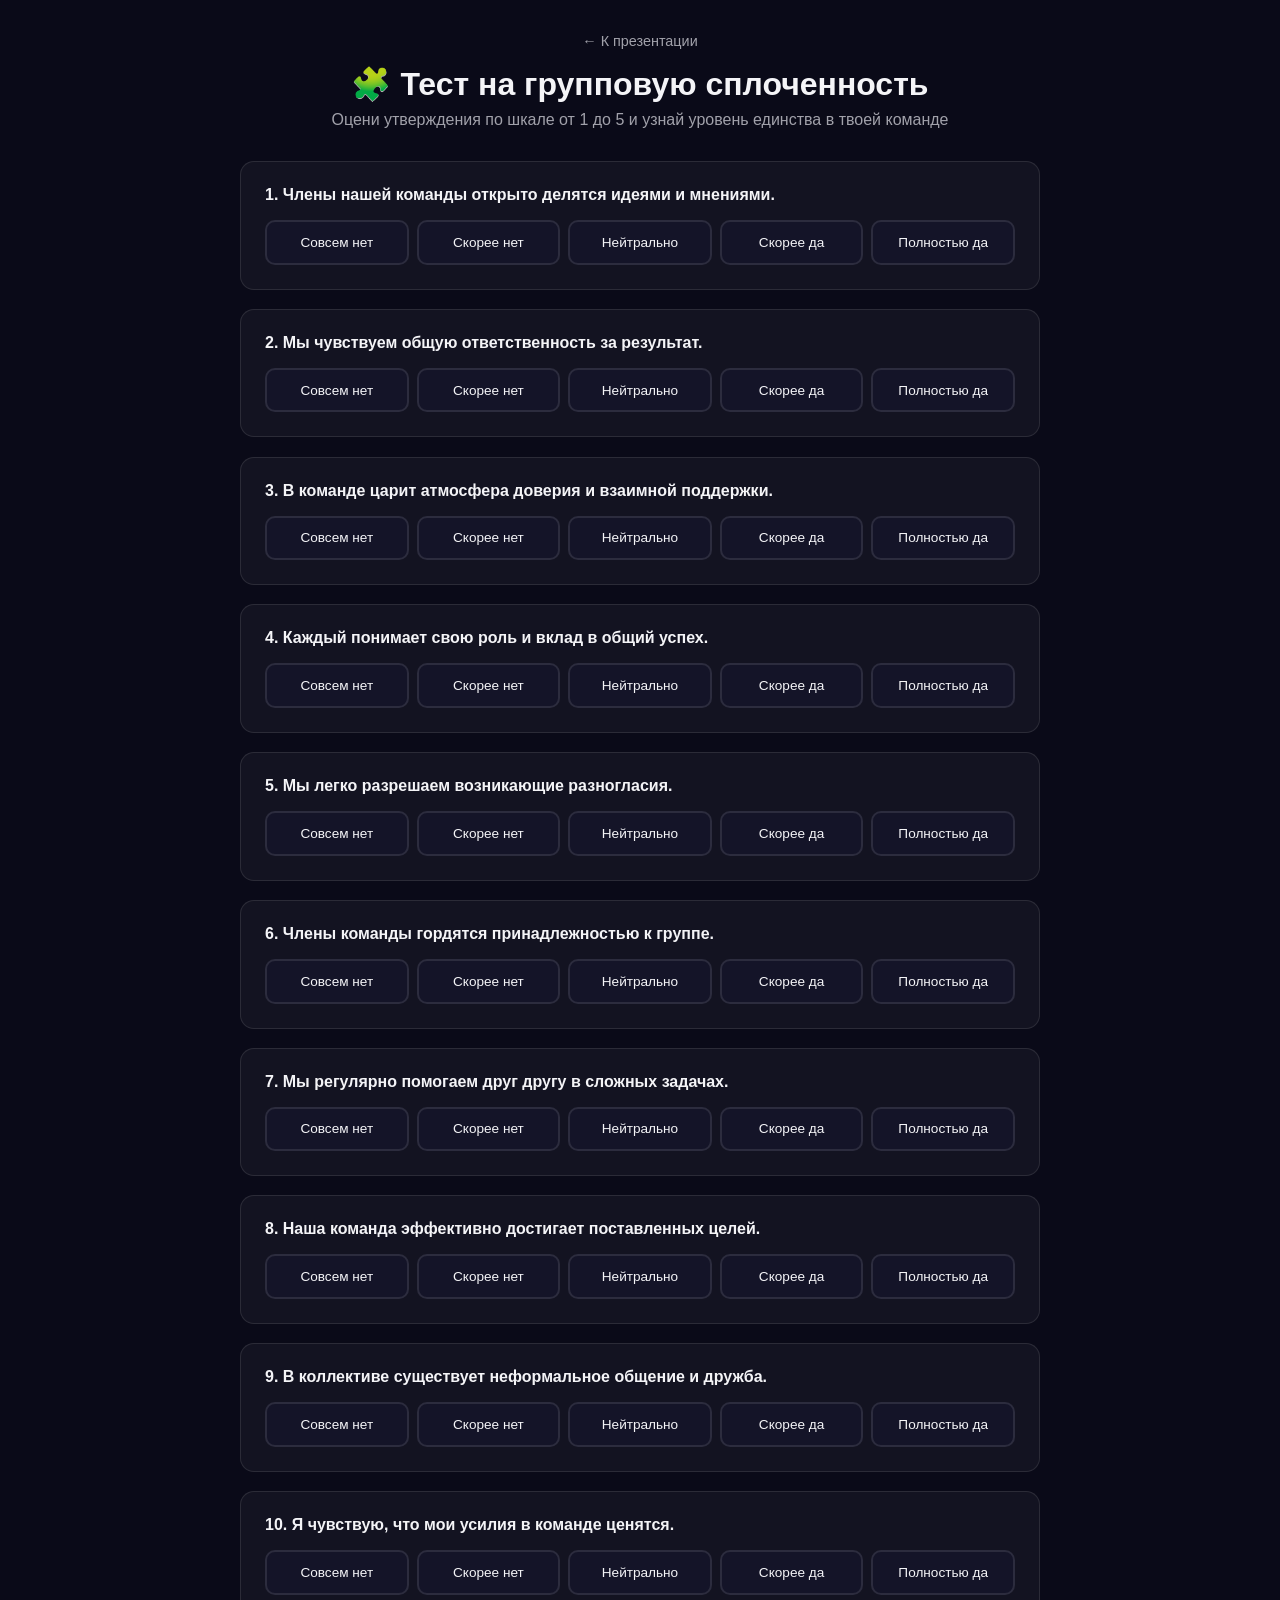
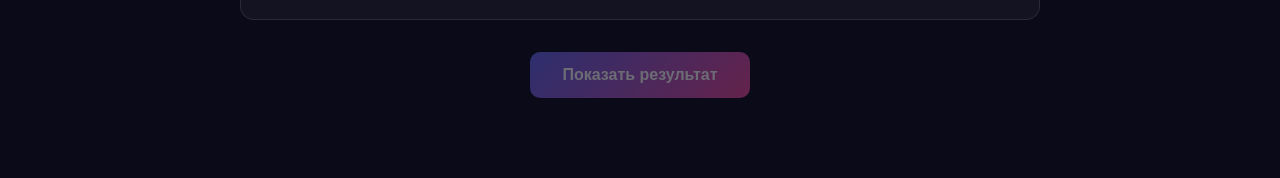
<file: test.html>
<!DOCTYPE html>
<html lang="ru">
<head>
    <meta charset="UTF-8">
    <meta name="viewport" content="width=device-width, initial-scale=1.0">
    <title>Тест: уровень групповой сплоченности</title>
    <link rel="stylesheet" href="styles.css">
</head>
<body class="test-page">
    <div class="test-container">
        <header class="test-header">
            <a href="index.html" class="back-link">← К презентации</a>
            <h1>🧩 Тест на групповую сплоченность</h1>
            <p>Оцени утверждения по шкале от 1 до 5 и узнай уровень единства в твоей команде</p>
        </header>

        <form id="testForm" class="test-form"></form>

        <div class="test-actions">
            <button type="button" id="submitBtn" class="btn btn-primary" disabled>Показать результат</button>
        </div>

        <div id="result" class="result hidden">
            <h2 id="resultTitle"></h2>
            <div class="score-circle" id="scoreCircle">
                <span id="scoreValue">0</span>
                <small>из 50</small>
            </div>
            <p id="resultText"></p>
            <div class="result-actions">
                <button type="button" id="restartBtn" class="btn">Пройти ещё раз</button>
                <a href="index.html" class="btn btn-outline">← К презентации</a>
            </div>
        </div>
    </div>
    <script src="script.js"></script>
</body>
</html>
</file>
<file: styles.css>
* { margin: 0; padding: 0; box-sizing: border-box; }

:root {
    --primary: #6366f1;
    --primary-dark: #4f46e5;
    --accent: #ec4899;
    --bg: #0a0a18;
    --bg-alt: #141428;
    --text: #f4f4f7;
    --text-muted: #a1a1aa;
    --card: rgba(255, 255, 255, 0.04);
    --border: rgba(255, 255, 255, 0.1);
}

html, body {
    height: 100%;
    overflow: hidden;
    font-family: -apple-system, BlinkMacSystemFont, 'Segoe UI', Roboto, sans-serif;
    background: var(--bg);
    color: var(--text);
}

/* === ПРЕЗЕНТАЦИЯ === */
.presentation {
    position: relative;
    width: 100vw;
    height: 100vh;
    overflow: hidden;
}

.slide {
    position: absolute;
    inset: 0;
    display: flex;
    align-items: center;
    justify-content: center;
    padding: 4rem 6rem;
    opacity: 0;
    transform: translateX(50px);
    transition: opacity 0.5s ease, transform 0.5s ease;
    pointer-events: none;
    background: radial-gradient(ellipse at top right, rgba(99, 102, 241, 0.15), transparent 50%),
                radial-gradient(ellipse at bottom left, rgba(236, 72, 153, 0.1), transparent 50%),
                var(--bg);
}
.slide.active {
    opacity: 1;
    transform: translateX(0);
    pointer-events: auto;
}
.slide.prev {
    transform: translateX(-50px);
}

.slide-content {
    width: 100%;
    max-width: 1200px;
    position: relative;
    z-index: 2;
}
.slide-content.center { text-align: center; }

.slide-number {
    font-size: 0.9rem;
    font-weight: 700;
    color: var(--primary);
    letter-spacing: 3px;
    margin-bottom: 1rem;
    text-transform: uppercase;
}

h2 {
    font-size: clamp(2rem, 4vw, 3.5rem);
    font-weight: 800;
    margin-bottom: 2rem;
    line-height: 1.15;
}

.subtitle {
    color: var(--text-muted);
    font-size: 1.2rem;
    margin-bottom: 2.5rem;
}

/* === ТИТУЛЬНЫЙ === */
.title-huge {
    font-size: clamp(3rem, 8vw, 7rem);
    font-weight: 900;
    line-height: 1;
    margin-bottom: 1.5rem;
    letter-spacing: -2px;
}
.gradient {
    background: linear-gradient(135deg, var(--primary), var(--accent));
    -webkit-background-clip: text;
    -webkit-text-fill-color: transparent;
    background-clip: text;
}
.tag {
    display: inline-block;
    padding: 0.5rem 1.2rem;
    background: var(--card);
    border: 1px solid var(--border);
    border-radius: 100px;
    font-size: 0.9rem;
    color: var(--text-muted);
    margin-bottom: 2rem;
}
.lead {
    font-size: clamp(1.1rem, 1.5vw, 1.4rem);
    color: var(--text-muted);
    max-width: 700px;
    margin: 0 auto;
}

.circles-bg {
    position: absolute;
    inset: 0;
    pointer-events: none;
    z-index: 1;
}
.circle {
    position: absolute;
    border-radius: 50%;
    filter: blur(60px);
    opacity: 0.4;
    animation: drift 12s ease-in-out infinite;
}
.c1 { width: 400px; height: 400px; background: var(--primary); top: -100px; right: -100px; }
.c2 { width: 300px; height: 300px; background: var(--accent); bottom: -80px; left: -80px; animation-delay: 3s; }
.c3 { width: 250px; height: 250px; background: #8b5cf6; top: 40%; left: 60%; animation-delay: 6s; }

@keyframes drift {
    0%, 100% { transform: translate(0, 0); }
    50% { transform: translate(30px, -30px); }
}

/* === ОПРЕДЕЛЕНИЕ === */
.definition {
    margin-bottom: 3rem;
}
.big-quote {
    font-size: clamp(1.5rem, 2.5vw, 2.2rem);
    font-weight: 600;
    line-height: 1.3;
    margin-bottom: 1rem;
    border-left: 4px solid var(--primary);
    padding-left: 1.5rem;
}
.desc {
    color: var(--text-muted);
    font-size: 1.15rem;
    padding-left: 1.5rem;
}

.three-cols {
    display: grid;
    grid-template-columns: repeat(3, 1fr);
    gap: 1.5rem;
}
.mini-card {
    background: var(--card);
    border: 1px solid var(--border);
    padding: 1.5rem;
    border-radius: 16px;
    transition: transform 0.3s, border-color 0.3s;
}
.mini-card:hover { transform: translateY(-5px); border-color: var(--primary); }
.emoji { font-size: 2rem; display: block; margin-bottom: 0.5rem; }
.mini-card h4 { margin-bottom: 0.3rem; font-size: 1.1rem; }
.mini-card p { color: var(--text-muted); font-size: 0.95rem; }

/* === ДВА ВИДА === */
.two-cols {
    display: grid;
    grid-template-columns: 1fr 1fr;
    gap: 2rem;
    margin-bottom: 2rem;
}
.col-card {
    background: var(--card);
    border: 1px solid var(--border);
    padding: 2rem;
    border-radius: 20px;
    position: relative;
    overflow: hidden;
}
.col-card::before {
    content: '';
    position: absolute;
    top: 0; left: 0; right: 0;
    height: 4px;
}
.col-card.pink::before { background: linear-gradient(90deg, var(--accent), #f472b6); }
.col-card.blue::before { background: linear-gradient(90deg, var(--primary), #818cf8); }
.col-icon { font-size: 3rem; margin-bottom: 0.8rem; }
.col-card h3 { font-size: 1.6rem; margin-bottom: 1rem; }
.col-card ul { list-style: none; margin-bottom: 1.5rem; }
.col-card li {
    padding: 0.5rem 0 0.5rem 1.5rem;
    position: relative;
    color: var(--text-muted);
}
.col-card li::before {
    content: "→";
    position: absolute;
    left: 0;
    color: var(--primary);
    font-weight: bold;
}
.col-bottom {
    padding: 0.8rem 1rem;
    background: rgba(255, 255, 255, 0.05);
    border-radius: 10px;
    font-size: 0.95rem;
}
.formula {
    text-align: center;
    font-size: 1.3rem;
    font-weight: 700;
    padding: 1rem;
    background: var(--card);
    border-radius: 12px;
    border: 1px solid var(--border);
}

/* === ФАКТОРЫ === */
.factors-grid {
    display: grid;
    grid-template-columns: repeat(3, 1fr);
    gap: 1.2rem;
}
.factor {
    display: flex;
    gap: 1rem;
    align-items: flex-start;
    padding: 1.3rem;
    background: var(--card);
    border: 1px solid var(--border);
    border-radius: 14px;
    transition: all 0.3s;
}
.factor:hover { border-color: var(--primary); transform: translateY(-3px); }
.f-num {
    font-size: 1.5rem;
    font-weight: 800;
    color: var(--primary);
    flex-shrink: 0;
}
.factor h4 { margin-bottom: 0.3rem; font-size: 1.05rem; }
.factor p { color: var(--text-muted); font-size: 0.9rem; }

/* === TIMELINE === */
.timeline {
    display: flex;
    align-items: flex-start;
    gap: 0.5rem;
    margin-top: 2rem;
}
.stage {
    flex: 1;
    background: var(--card);
    border: 1px solid var(--border);
    padding: 1.5rem;
    border-radius: 16px;
    text-align: center;
    transition: all 0.3s;
}
.stage.highlight {
    background: linear-gradient(135deg, rgba(99, 102, 241, 0.2), rgba(236, 72, 153, 0.2));
    border-color: var(--primary);
}
.stage-dot {
    width: 40px;
    height: 40px;
    border-radius: 50%;
    background: var(--primary);
    color: white;
    display: flex;
    align-items: center;
    justify-content: center;
    font-weight: 800;
    margin: 0 auto 1rem;
}
.stage.highlight .stage-dot {
    background: linear-gradient(135deg, var(--primary), var(--accent));
}
.stage h4 { margin-bottom: 0.5rem; font-size: 1.1rem; }
.stage p { color: var(--text-muted); font-size: 0.9rem; }
.stage-arrow {
    font-size: 2rem;
    color: var(--primary);
    align-self: center;
    margin-top: 1rem;
}

/* === МЕТОДЫ === */
.methods {
    display: grid;
    grid-template-columns: 1fr 1fr;
    gap: 1.2rem;
}
.method {
    display: flex;
    gap: 1.2rem;
    align-items: center;
    padding: 1.5rem;
    background: var(--card);
    border: 1px solid var(--border);
    border-radius: 14px;
    transition: all 0.3s;
}
.method:hover { border-color: var(--accent); transform: translateX(5px); }
.method-icon { font-size: 2.5rem; flex-shrink: 0; }
.method h4 { margin-bottom: 0.3rem; font-size: 1.1rem; }
.method p { color: var(--text-muted); font-size: 0.95rem; }

/* === ОПАСНОСТИ === */
.dangers {
    display: grid;
    grid-template-columns: repeat(3, 1fr);
    gap: 1.5rem;
}
.danger {
    padding: 2rem;
    background: var(--card);
    border: 1px solid var(--border);
    border-radius: 16px;
    border-top: 3px solid #ef4444;
}
.danger-icon { font-size: 2.5rem; margin-bottom: 0.8rem; }
.danger h4 { margin-bottom: 0.6rem; font-size: 1.2rem; }
.danger p { color: var(--text-muted); font-size: 0.95rem; line-height: 1.5; }

/* === СОВЕТЫ === */
.tips-grid {
    display: grid;
    grid-template-columns: 1fr 1fr;
    gap: 1.2rem;
}
.tip {
    display: flex;
    gap: 1.2rem;
    align-items: center;
    padding: 1.3rem 1.5rem;
    background: var(--card);
    border: 1px solid var(--border);
    border-radius: 14px;
}
.tip-num {
    width: 40px;
    height: 40px;
    border-radius: 50%;
    background: linear-gradient(135deg, var(--primary), var(--accent));
    color: white;
    display: flex;
    align-items: center;
    justify-content: center;
    font-weight: 800;
    flex-shrink: 0;
}
.tip p { font-size: 1rem; }

/* === ИГРЫ === */
.games {
    display: grid;
    grid-template-columns: repeat(4, 1fr);
    gap: 1.2rem;
}
.game {
    padding: 1.8rem 1.3rem;
    background: var(--card);
    border: 1px solid var(--border);
    border-radius: 16px;
    text-align: center;
    transition: all 0.3s;
}
.game:hover { border-color: var(--primary); transform: translateY(-5px); }
.game-icon { font-size: 2.5rem; margin-bottom: 0.8rem; }
.game h4 { margin-bottom: 0.5rem; font-size: 1.05rem; }
.game p { color: var(--text-muted); font-size: 0.85rem; line-height: 1.4; }

/* === QR === */
.qr-wrapper {
    margin: 2rem auto;
    display: inline-block;
}
.qr-frame {
    background: white;
    padding: 1.5rem;
    border-radius: 20px;
    display: inline-block;
    box-shadow: 0 20px 60px rgba(99, 102, 241, 0.3);
}
.qr-hint {
    color: var(--text-muted);
    margin-top: 1rem;
    font-size: 1.1rem;
}
.qr-url {
    font-size: 0.85rem;
    color: var(--text-muted);
    word-break: break-all;
    max-width: 400px;
    margin: 0.5rem auto 0;
}
.btn-link {
    display: inline-block;
    margin-top: 1.5rem;
    color: var(--primary);
    text-decoration: none;
    font-weight: 600;
    transition: color 0.3s;
}
.btn-link:hover { color: var(--accent); }

/* === НАВИГАЦИЯ === */
.nav-controls {
    position: fixed;
    bottom: 2rem;
    left: 50%;
    transform: translateX(-50%);
    display: flex;
    align-items: center;
    gap: 1rem;
    background: rgba(20, 20, 40, 0.8);
    backdrop-filter: blur(15px);
    padding: 0.6rem 1rem;
    border-radius: 100px;
    border: 1px solid var(--border);
    z-index: 100;
}
.nav-btn {
    width: 44px;
    height: 44px;
    border-radius: 50%;
    background: var(--card);
    border: 1px solid var(--border);
    color: var(--text);
    cursor: pointer;
    display: flex;
    align-items: center;
    justify-content: center;
    transition: all 0.2s;
}
.nav-btn:hover:not(:disabled) {
    background: var(--primary);
    border-color: var(--primary);
    transform: scale(1.1);
}
.nav-btn:disabled { opacity: 0.3; cursor: not-allowed; }

.progress {
    display: flex;
    align-items: center;
    gap: 0.8rem;
    font-size: 0.9rem;
    color: var(--text-muted);
    font-weight: 600;
    min-width: 180px;
}
.progress-bar {
    flex: 1;
    height: 4px;
    background: var(--border);
    border-radius: 2px;
    overflow: hidden;
}
.progress-fill {
    height: 100%;
    background: linear-gradient(90deg, var(--primary), var(--accent));
    width: 10%;
    transition: width 0.4s ease;
}

.dots {
    position: fixed;
    right: 2rem;
    top: 50%;
    transform: translateY(-50%);
    display: flex;
    flex-direction: column;
    gap: 0.6rem;
    z-index: 100;
}
.dot {
    width: 10px;
    height: 10px;
    border-radius: 50%;
    background: var(--border);
    cursor: pointer;
    transition: all 0.3s;
}
.dot.active {
    background: var(--primary);
    transform: scale(1.4);
}

/* === ТЕСТ === */
.test-page {
    height: auto;
    overflow-y: auto;
    padding: 2rem 1rem;
}
.test-container { max-width: 800px; margin: 0 auto; padding-bottom: 3rem; }
.test-header { text-align: center; margin-bottom: 2rem; }
.back-link {
    display: inline-block;
    color: var(--text-muted);
    text-decoration: none;
    margin-bottom: 1rem;
    font-size: 0.9rem;
}
.back-link:hover { color: var(--primary); }
.test-header h1 { font-size: 2rem; margin-bottom: 0.5rem; }
.test-header p { color: var(--text-muted); }

.test-form { display: flex; flex-direction: column; gap: 1.2rem; }
.question {
    background: var(--card);
    padding: 1.5rem;
    border-radius: 14px;
    border: 1px solid var(--border);
}
.question-text { font-weight: 600; margin-bottom: 1rem; }
.scale { display: flex; gap: 0.5rem; flex-wrap: wrap; }
.scale label {
    flex: 1;
    min-width: 80px;
    text-align: center;
    padding: 0.8rem 0.5rem;
    background: var(--bg-alt);
    border: 2px solid var(--border);
    border-radius: 10px;
    cursor: pointer;
    transition: all 0.2s;
    font-size: 0.85rem;
}
.scale input { display: none; }
.scale label:has(input:checked) {
    background: linear-gradient(135deg, var(--primary), var(--accent));
    border-color: transparent;
    color: white;
    transform: scale(1.05);
}
.test-actions { text-align: center; margin-top: 2rem; }
.btn {
    display: inline-block;
    padding: 0.9rem 2rem;
    background: var(--card);
    color: var(--text);
    border: 1px solid var(--border);
    border-radius: 10px;
    text-decoration: none;
    font-weight: 600;
    cursor: pointer;
    transition: all 0.3s;
    font-size: 1rem;
}
.btn:hover { border-color: var(--primary); }
.btn-primary {
    background: linear-gradient(135deg, var(--primary), var(--accent));
    border: none;
    color: white;
}
.btn-primary:hover { transform: translateY(-2px); box-shadow: 0 10px 30px rgba(99, 102, 241, 0.4); }
.btn-outline { background: transparent; }
.btn:disabled { opacity: 0.4; cursor: not-allowed; transform: none !important; }

.result {
    margin-top: 2rem;
    padding: 2.5rem;
    background: var(--card);
    border-radius: 20px;
    text-align: center;
    border: 1px solid var(--border);
}
.hidden { display: none; }
.result h2 { margin-bottom: 1rem; }
.score-circle {
    width: 140px;
    height: 140px;
    border-radius: 50%;
    background: linear-gradient(135deg, var(--primary), var(--accent));
    display: flex;
    flex-direction: column;
    justify-content: center;
    align-items: center;
    margin: 1.5rem auto;
    color: white;
}
.score-circle span { font-size: 2.8rem; font-weight: 800; }
.score-circle small { font-size: 0.9rem; opacity: 0.85; }
.result p { color: var(--text-muted); font-size: 1.05rem; line-height: 1.6; max-width: 600px; margin: 0 auto; }
.result-actions { display: flex; gap: 1rem; justify-content: center; margin-top: 2rem; flex-wrap: wrap; }

/* === АДАПТИВ === */
@media (max-width: 900px) {
    .slide { padding: 3rem 1.5rem 6rem; }
    .three-cols, .factors-grid, .dangers, .games { grid-template-columns: 1fr 1fr; }
    .two-cols, .methods, .tips-grid { grid-template-columns: 1fr; }
    .timeline { flex-direction: column; }
    .stage-arrow { transform: rotate(90deg); margin: 0 auto; }
    .dots { display: none; }
    .nav-controls { bottom: 1rem; }
    .progress { min-width: 120px; }
}
@media (max-width: 500px) {
    .three-cols, .factors-grid, .dangers, .games { grid-template-columns: 1fr; }
    .scale { flex-direction: column; }
    .scale label { min-width: 100%; }
}
</file>
